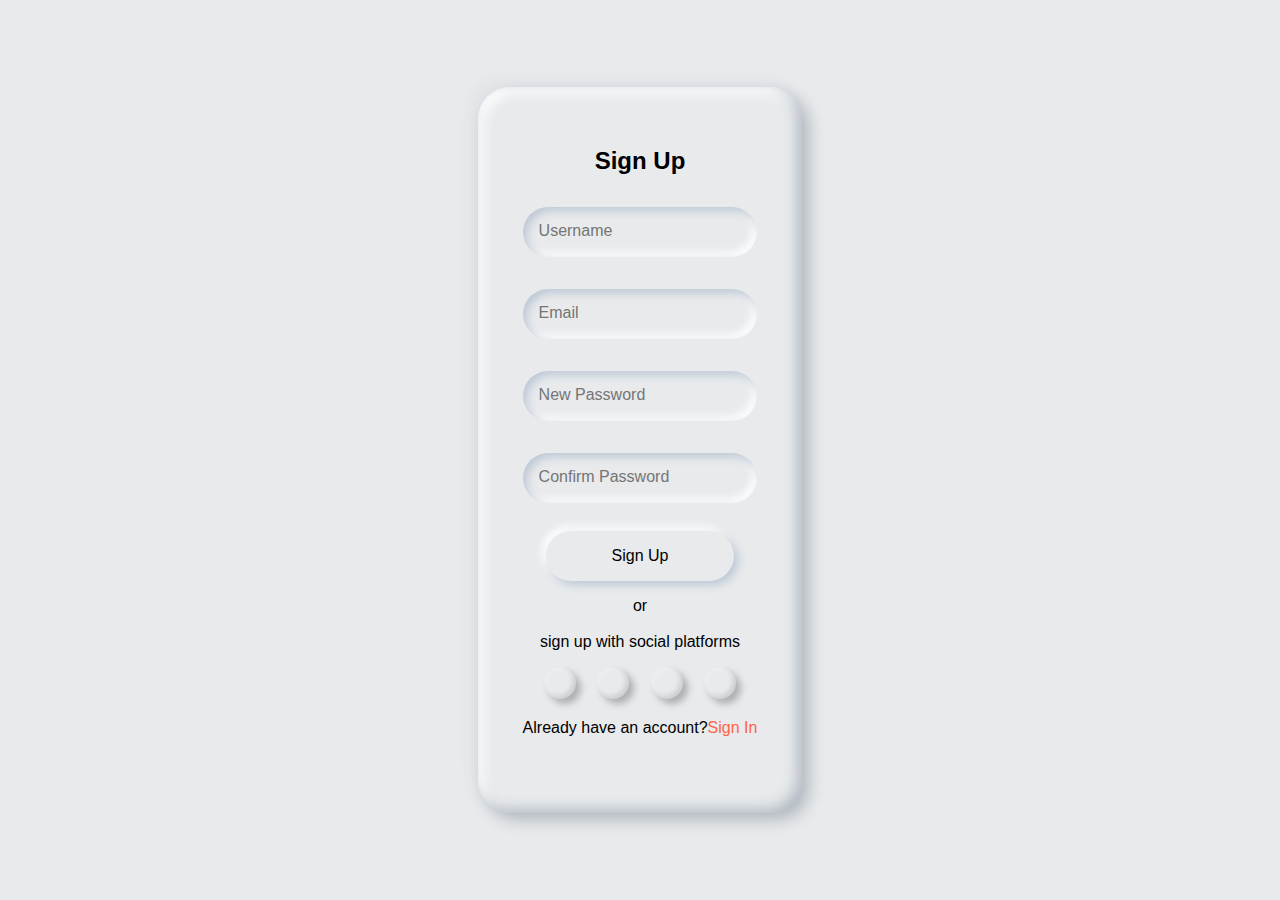
<file: index.html>
<!DOCTYPE html>
<html lang="en">
<head>
    <meta charset="UTF-8">
    <meta name="viewport" content="width=device-width, initial-scale=1.0">
    <title>Signupform</title>
    <link rel="stylesheet" href="style.css">
      <!--icon links-->
     <link rel="stylesheet" href="https://cdnjs.cloudflare.com/ajax/libs/font-awesome/6.4.2/css/all.min.css" integrity="sha512-z3gLpd7yknf1YoNbCzqRKc4qyor8gaKU1qmn+CShxbuBusANI9QpRohGBreCFkKxLhei6S9CQXFEbbKuqLg0DA==" crossorigin="anonymous" referrerpolicy="no-referrer" />
</head>
<body>
    <div class="container">
        <div class="content">
        <div class="heading">
            <h2>Sign Up</h2>
        </div>
        <form id="formInput">
            <div class="user">
                <div id="errormessage1"></div>
                <input type="text" placeholder="Username" id="Username" required>
            </div>
            <div class="user">
                <div id="errormessage2"></div>
                <input type="email" placeholder="Email" id="email" required>
            </div>
            <div class="user">
                <div id="errormessage3"></div>
                <input type="password" placeholder="New Password" id="password" required>
            </div>
            <div class="user">
                <div id="errormessage4"></div>
                <input type="password" placeholder="Confirm Password" id="Cpassword" required>
            </div>
            <button type="submit" id="butn" class="btn">
                  Sign Up
            </button>
            <div class="social-links">
                <p>or <br> <br> sign up with social platforms</p>
                <div class="links">
                    <i class="fa-brands fa-facebook blue"></i>
                    <i class="fa-brands fa-discord deep"></i>
                    <i class="fa-brands fa-x-twitter light"></i>
                    <i class="fa-brands fa-dribbble pink"></i>
                </div>
                <p>Already have an account?<a href="signIn.html">Sign In</a></p>
               
            </div>
        </form>
    </div>
    </div>
    <script src="main.js"></script>
</body>
</html>
</file>
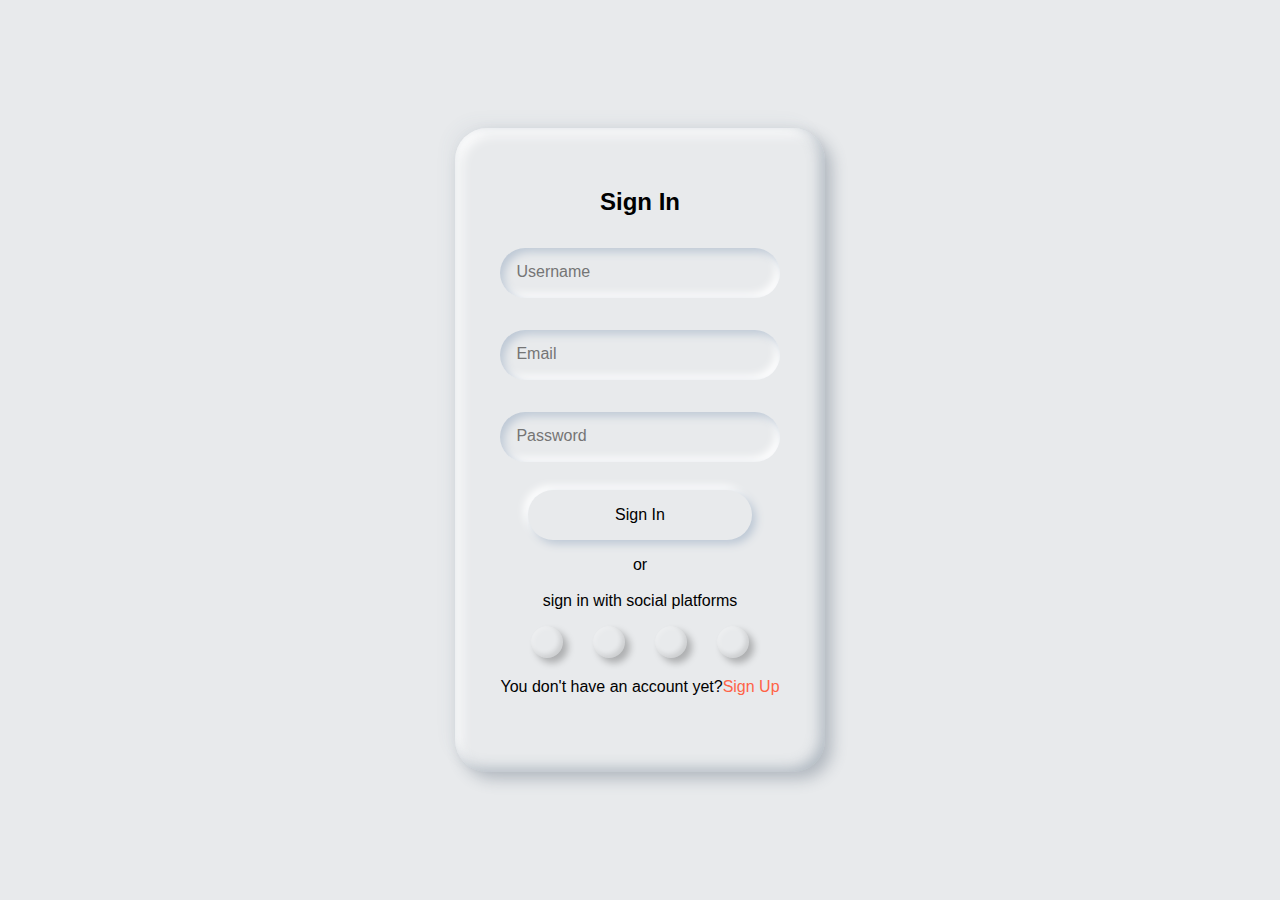
<file: signIn.html>
<!DOCTYPE html>
<html lang="en">
<head>
    <meta charset="UTF-8">
    <meta name="viewport" content="width=device-width, initial-scale=1.0">
    <title>Signinform</title>
    <link rel="stylesheet" href="style.css">
      <!--icon links-->
     <link rel="stylesheet" href="https://cdnjs.cloudflare.com/ajax/libs/font-awesome/6.4.2/css/all.min.css" integrity="sha512-z3gLpd7yknf1YoNbCzqRKc4qyor8gaKU1qmn+CShxbuBusANI9QpRohGBreCFkKxLhei6S9CQXFEbbKuqLg0DA==" crossorigin="anonymous" referrerpolicy="no-referrer" />
</head>
<body>
    <div class="container">
        <div class="content">
        <div class="heading">
            <h2>Sign In</h2>
        </div>
        <form id="formInput">
            <div class="user">
                <div id="errormessage1"></div>
                <input type="text" placeholder="Username" id="Username" required>
            </div>
            <div class="user">
                <div id="errormessage2"></div>
                <input type="email" placeholder="Email" id="email" required>
            </div>
            <div class="user">
                <div id="errormessage3"></div>
                <input type="password" placeholder="Password" id="password" required>
            </div>
            
            <button type="submit" value="sign In" class="btn" id="butn">
                  Sign In
            </button>
            <div class="social-links">
                <p>or <br><br> sign in with social platforms</p>
                <div class="links">
                    <i class="fa-brands fa-facebook blue"></i>
                    <i class="fa-brands fa-discord deep"></i>
                    <i class="fa-brands fa-x-twitter light"></i>
                    <i class="fa-brands fa-dribbble pink"></i>
                </div>
                <p>You don't have an account yet?<a href="index.html">Sign Up</a></p>
               
            </div>

        </form>
    </div>
    </div>
    <script src="main.js"></script>
</body>
</html>
</file>
<file: style.css>
*{
    padding:0;
    margin:0;
    box-sizing: border-box;
    scroll-behavior:smooth;
    font-family:'poppins',sans-serif;
}
:root{
    --bg1:#e8eaec;
    --text-color:#979797;
    --color:#000;
    --tcolor:rgb(119,119,119);

    --boxShadow:7px 7px 15px #45566754,-8px -8px 15px rgb(81 101 121 / 4%),
                 inset -5px -4px 13px 0px rgb(81 101 121 / 35%),
                 inset 6px 7px 12px 0px rgb(255 255 255 / 94%);

    --boxShadow2:inset 4px 4px 8px rgb(189 200 213),inset -4px -4px 8px rgb(255 255 255);
    --boxShadow3:4px 4px 8px rgb(189 200 213),-4px -4px 8px rgb(255 255 255);
    --sbShadow:5px 5px 7px rgb(0 0 0 /25%),inset 2px 2px 5px rgb(255 255 255 / 25%),
               inset -3px -3px 5px rgb(0 0 0 / 12%);
}
.container {
    width:100%;
    height:100vh;
    display: flex;
    flex-direction: column;
    align-items:center;
    justify-content:center;
    background-color:var(--bg1);
    text-align:center;
}
.content{
    background-color:var(--bg1);
    box-shadow:var(--boxShadow);
    border-radius:32px;
    padding:60px 45px;
}
.user{
    height:50px;
    margin:12px 0px;
}
#errormessage1,
#errormessage2,
#errormessage3,
#errormessage4
{
    text-align:left;
    font-size:1rem;
    color:tomato;
    margin-top:2rem;
    margin-bottom:0.2rem;
}
.user input{
    width:100%;
    height:100%;
    outline:none;
    border:none;
    background:var(--bg1);
    box-shadow:var(--boxShadow2);
    padding:1rem;
    border-radius:25px;
}
input:focus{
    box-shadow:var(--boxShadow3);
}
.user input::placeholder{
    font-size:1rem;
}
button{
    margin:1rem 0rem;
    width:80%;
    height:50px;
    color:var(--color);
    font-size:1rem;
    font-weight:500;
    background-color:var(--bg1);
    border:none;
    outline:none;
    box-shadow:var(--boxShadow3);
    border-radius:25px;
}
button:focus{
    box-shadow:var(--boxShadow2);
}
.social-links p {
    font-size:1rem;
    font-weight:500;
    margin-bottom:1rem;
}
a{
    text-decoration:none;
    font-size:1rem;
    font-weight:400;
    color:tomato;
}
.links{
    display:flex;
    align-items:center;
    justify-content:space-evenly;
    margin-bottom:1.3rem;
}
.links i{
  box-shadow:var(--sbShadow);
  border-radius:50%;
  color:var(--color);
  padding:1rem;
  transition:.4s;
  font-size:1.2rem;
}
.blue:hover{
 background:rgba(77, 77, 228, 0.856);
 color:#fff;
}
.deep:hover{
    background-color:rgb(32, 32, 75);
    color:#fff;
}
.light:hover{
  background-color:rgba(42, 42, 161, 0.822);
  color:#fff;
}
.pink:hover{
 background-color:rgba(150, 6, 30, 0.87);
 color:#fff;
}


@media (max-width:480px) {
    .content{
        width:80%;
    }
    .links i{
        padding:0.5rem;
        font-size:0.9rem;
      }
}
</file>
